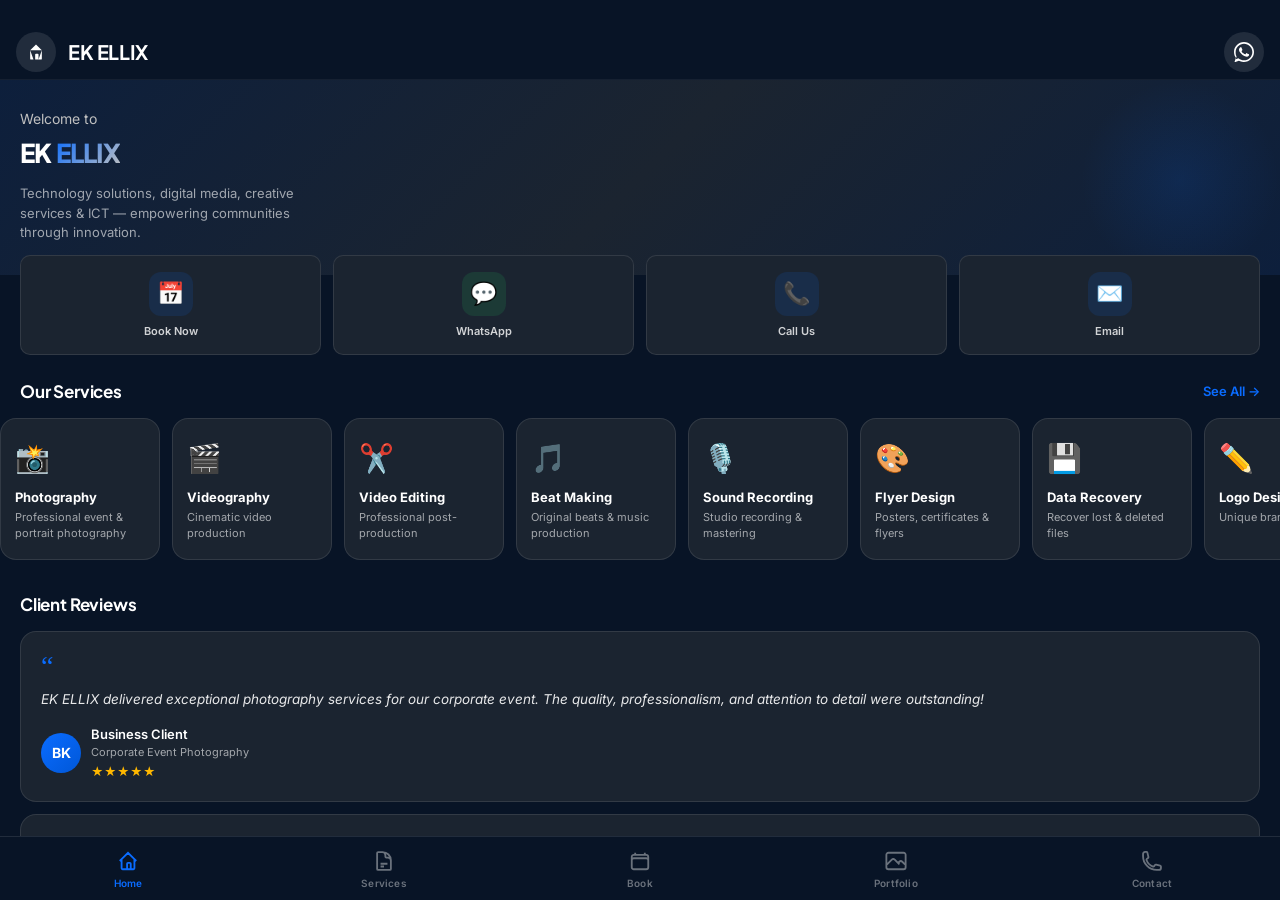
<file: ek-ellix-app/app/index.html>
<!DOCTYPE html>
<html lang="en-ZM">
<head>
<meta charset="UTF-8">
<meta name="viewport" content="width=device-width, initial-scale=1.0, maximum-scale=1.0, user-scalable=no, viewport-fit=cover">
<meta name="mobile-web-app-capable" content="yes">
<meta name="apple-mobile-web-app-capable" content="yes">
<meta name="apple-mobile-web-app-status-bar-style" content="black-translucent">
<meta name="theme-color" content="#081426">
<meta name="color-scheme" content="dark">
<meta name="format-detection" content="telephone=yes">
<title>EK ELLIX</title>
<link rel="manifest" href="manifest.json">
<link rel="preconnect" href="https://fonts.googleapis.com">
<link rel="preconnect" href="https://fonts.gstatic.com" crossorigin>
<link href="https://fonts.googleapis.com/css2?family=Inter:wght@400;500;600;700;800;900&family=Plus+Jakarta+Sans:wght@500;600;700;800&display=swap" rel="stylesheet">
<link rel="stylesheet" href="css/app.css">
<link rel="icon" type="image/svg+xml" href="data:image/svg+xml,%3Csvg xmlns='http://www.w3.org/2000/svg' viewBox='0 0 100 100'%3E%3Crect width='100' height='100' rx='20' fill='%23081426'/%3E%3Ctext x='50' y='68' text-anchor='middle' font-family='sans-serif' font-size='48' font-weight='bold' fill='%230A6CFF'%3EEK%3C/text%3E%3C/svg%3E">
</head>
<body>

<div class="app-shell">

  <!-- Status Bar Space -->
  <div class="statusbar-space"></div>

  <!-- Top Bar -->
  <header class="topbar">
    <button class="topbar-btn" id="topbar-home" aria-label="Home">
      <svg width="20" height="20" viewBox="0 0 24 24" fill="currentColor"><path d="M3 12l2-2m0 0l7-7 7 7M5 10v10a1 1 0 001 1h3m10-11l2 2m-2-2v10a1 1 0 01-1 1h-3m-4 0v-6a1 1 0 011-1h2a1 1 0 011 1v6m-6 0h6"/></svg>
    </button>
    <span class="topbar-title">EK ELLIX</span>
    <a href="https://wa.me/260767165702" target="_blank" rel="noopener" class="topbar-btn" aria-label="WhatsApp" style="text-decoration:none;">
      <svg width="20" height="20" viewBox="0 0 24 24" fill="currentColor"><path d="M17.472 14.382c-.297-.149-1.758-.867-2.03-.967-.273-.099-.471-.148-.67.15-.197.297-.767.966-.94 1.164-.173.199-.347.223-.644.075-.297-.15-1.255-.463-2.39-1.475-.883-.788-1.48-1.761-1.653-2.059-.173-.297-.018-.458.13-.606.134-.133.298-.347.446-.52.149-.174.198-.298.298-.497.099-.198.05-.371-.025-.52-.075-.149-.669-1.612-.916-2.207-.242-.579-.487-.5-.669-.51-.173-.008-.371-.01-.57-.01-.198 0-.52.074-.792.372-.272.297-1.04 1.016-1.04 2.479 0 1.462 1.065 2.875 1.213 3.074.149.198 2.096 3.2 5.077 4.487.709.306 1.262.489 1.694.625.712.227 1.36.195 1.871.118.571-.085 1.758-.719 2.006-1.413.248-.694.248-1.289.173-1.413-.074-.124-.272-.198-.57-.347z"/><path d="M12 0C5.373 0 0 5.373 0 12c0 2.625.846 5.059 2.284 7.034L.789 23.492a.5.5 0 00.611.611l4.458-1.495A11.952 11.952 0 0012 24c6.627 0 12-5.373 12-12S18.627 0 12 0zm0 22c-2.387 0-4.607-.798-6.392-2.143l-.396-.298-3.128 1.048 1.048-3.128-.298-.396A9.953 9.953 0 012 12C2 6.477 6.477 2 12 2s10 4.477 10 10-4.477 10-10 10z"/></svg>
    </a>
  </header>

  <!-- Scrollable Content -->
  <main class="content">

    <!-- ═══ HOME SCREEN ═══ -->
    <div class="screen active" id="screen-home">

      <!-- Hero Banner -->
      <div class="hero-banner">
        <div class="hero-greeting">Welcome to</div>
        <div class="hero-title">EK <span class="gradient">ELLIX</span></div>
        <div class="hero-subtitle">Technology solutions, digital media, creative services & ICT — empowering communities through innovation.</div>
      </div>

      <!-- Quick Actions -->
      <div class="quick-actions">
        <div class="quick-action" onclick="App.switchTab('booking')">
          <div class="qa-icon">📅</div>
          <div class="qa-label">Book Now</div>
        </div>
        <div class="quick-action" onclick="App.submitWhatsApp()">
          <div class="qa-icon" style="background:var(--green-dim);">💬</div>
          <div class="qa-label">WhatsApp</div>
        </div>
        <div class="quick-action" onclick="App.submitCall()">
          <div class="qa-icon">📞</div>
          <div class="qa-label">Call Us</div>
        </div>
        <div class="quick-action" onclick="App.submitEmail()">
          <div class="qa-icon">✉️</div>
          <div class="qa-label">Email</div>
        </div>
      </div>

      <!-- Services -->
      <div class="mt-24">
        <div class="section-header">
          <h3>Our Services</h3>
          <span class="see-all" onclick="App.switchTab('services')">See All →</span>
        </div>
        <div class="hscroll" id="home-services">
          <!-- Rendered by JS -->
        </div>
      </div>

      <!-- Testimonials -->
      <div class="mt-24">
        <div class="section-header">
          <h3>Client Reviews</h3>
        </div>
        <div id="home-testimonials">
          <!-- Rendered by JS -->
        </div>
      </div>

      <!-- CTA -->
      <div class="pad mt-24 mb-24">
        <div style="background:var(--slate);border:1px solid var(--white10);border-radius:var(--radius);padding:24px;text-align:center;">
          <div style="font-size:28px;margin-bottom:8px;">🚀</div>
          <h3 style="font-family:var(--font-head);font-size:18px;font-weight:700;margin-bottom:6px;">Ready to Get Started?</h3>
          <p style="font-size:13px;color:var(--white60);margin-bottom:16px;">Book a service or get a free consultation today.</p>
          <button class="btn-primary" onclick="App.switchTab('booking')">Book a Service</button>
        </div>
      </div>

    </div>

    <!-- ═══ SERVICES SCREEN ═══ -->
    <div class="screen" id="screen-services">
      <div class="pad-lg">
        <p style="font-size:14px;color:var(--white60);margin-bottom:20px;">Browse our comprehensive range of professional services. Tap any service to book it directly.</p>
      </div>
      <div id="services-list" style="padding:0 20px;display:flex;flex-direction:column;gap:10px;">
        <!-- Rendered by JS on init -->
      </div>
    </div>

    <!-- ═══ BOOKING SCREEN ═══ -->
    <div class="screen" id="screen-booking">
      <div class="pad-lg" style="padding-bottom:8px;">
        <div class="info-badge mb-12">📅 Free Consultation</div>
        <h2 style="font-family:var(--font-head);font-size:22px;font-weight:800;margin-bottom:6px;">Book a Service</h2>
        <p style="font-size:13px;color:var(--white60);">Fill in your details and we'll get back to you within 24 hours via WhatsApp.</p>
      </div>

      <form class="booking-form" id="booking-form" onsubmit="event.preventDefault();App.submitBooking();">
        <div class="form-row">
          <div class="form-group">
            <label class="form-label">Full Name *</label>
            <input type="text" name="name" class="form-input" placeholder="Your name" required>
          </div>
          <div class="form-group">
            <label class="form-label">Phone *</label>
            <input type="tel" name="phone" class="form-input" placeholder="097XXXXXXX" required>
          </div>
        </div>

        <div class="form-group">
          <label class="form-label">Service *</label>
          <select name="service" id="booking-service" class="form-select" required>
            <!-- Rendered by JS -->
          </select>
        </div>

        <div class="form-group">
          <label class="form-label">Your Message</label>
          <textarea name="message" class="form-textarea" placeholder="Tell us about your project or what you need..."></textarea>
        </div>

        <button type="submit" class="btn-primary btn-whatsapp">
          <svg width="20" height="20" viewBox="0 0 24 24" fill="currentColor"><path d="M17.472 14.382c-.297-.149-1.758-.867-2.03-.967-.273-.099-.471-.148-.67.15-.197.297-.767.966-.94 1.164-.173.199-.347.223-.644.075-.297-.15-1.255-.463-2.39-1.475-.883-.788-1.48-1.761-1.653-2.059-.173-.297-.018-.458.13-.606.134-.133.298-.347.446-.52.149-.174.198-.298.298-.497.099-.198.05-.371-.025-.52-.075-.149-.669-1.612-.916-2.207-.242-.579-.487-.5-.669-.51-.173-.008-.371-.01-.57-.01-.198 0-.52.074-.792.372-.272.297-1.04 1.016-1.04 2.479 0 1.462 1.065 2.875 1.213 3.074.149.198 2.096 3.2 5.077 4.487.709.306 1.262.489 1.694.625.712.227 1.36.195 1.871.118.571-.085 1.758-.719 2.006-1.413.248-.694.248-1.289.173-1.413-.074-.124-.272-.198-.57-.347z"/></svg>
          Send via WhatsApp
        </button>

        <div style="margin-top:16px;">
          <button type="button" class="btn-primary btn-outline" onclick="App.submitCall()">
            📞 Call Us Instead
          </button>
        </div>
      </form>
    </div>

    <!-- ═══ PORTFOLIO SCREEN ═══ -->
    <div class="screen" id="screen-portfolio">
      <div class="pad-lg" style="padding-bottom:8px;">
        <h2 style="font-family:var(--font-head);font-size:22px;font-weight:800;margin-bottom:6px;">Our Work</h2>
        <p style="font-size:13px;color:var(--white60);">A showcase of our recent projects across photography, videography, and design.</p>
      </div>
      <div class="portfolio-grid" id="portfolio-grid">
        <!-- Rendered by JS -->
      </div>
      <div class="pad mt-24 mb-24" style="text-align:center;">
        <button class="btn-primary" onclick="App.switchTab('booking')">📸 Book a Session</button>
      </div>
    </div>

    <!-- ═══ CONTACT SCREEN ═══ -->
    <div class="screen" id="screen-contact">
      <div class="pad-lg" style="padding-bottom:8px;">
        <h2 style="font-family:var(--font-head);font-size:22px;font-weight:800;margin-bottom:6px;">Get In Touch</h2>
        <p style="font-size:13px;color:var(--white60);">Reach us through any of these channels. We respond within 24 hours.</p>
      </div>

      <!-- Contact Cards -->
      <div style="padding:0 20px;">
        <div class="contact-card" onclick="App.submitCall()">
          <div class="cc-icon blue">📞</div>
          <div class="cc-info">
            <h4>Phone</h4>
            <p>0974206465</p>
          </div>
        </div>

        <div class="contact-card" onclick="App.submitWhatsApp()">
          <div class="cc-icon green">💬</div>
          <div class="cc-info">
            <h4>WhatsApp</h4>
            <p>0767165702</p>
          </div>
        </div>

        <div class="contact-card" onclick="App.submitEmail()">
          <div class="cc-icon blue">✉️</div>
          <div class="cc-info">
            <h4>Email</h4>
            <p>ekellix@gmail.com</p>
          </div>
        </div>

        <div class="contact-card">
          <div class="cc-icon blue">📍</div>
          <div class="cc-info">
            <h4>Locations</h4>
            <p style="color:var(--white60);font-size:12px;">Chinsali & Chisamba, Zambia</p>
          </div>
        </div>
      </div>

      <div class="divider"></div>

      <!-- Working Hours -->
      <div class="section-header" style="margin-bottom:8px;">
        <h3>Working Hours</h3>
      </div>
      <div class="hours-list">
        <div class="hours-item"><span class="day">Monday</span><span class="time">8:00 AM – 6:00 PM</span></div>
        <div class="hours-item"><span class="day">Tuesday</span><span class="time">8:00 AM – 6:00 PM</span></div>
        <div class="hours-item"><span class="day">Wednesday</span><span class="time">8:00 AM – 6:00 PM</span></div>
        <div class="hours-item"><span class="day">Thursday</span><span class="time">8:00 AM – 6:00 PM</span></div>
        <div class="hours-item"><span class="day">Friday</span><span class="time">8:00 AM – 6:00 PM</span></div>
        <div class="hours-item"><span class="day">Saturday</span><span class="closed">Closed</span></div>
        <div class="hours-item"><span class="day">Sunday</span><span class="closed">Closed</span></div>
      </div>

      <div class="divider"></div>

      <!-- Map -->
      <div class="section-header" style="margin-bottom:8px;">
        <h3>Our Locations</h3>
      </div>
      <div class="map-box">
        <div class="map-icon">📍</div>
        <div style="font-weight:600;font-size:14px;">Chinsali & Chisamba</div>
        <div style="font-size:12px;color:var(--white60);">Zambia</div>
        <div style="font-size:11px;color:var(--blue);">Serving clients across Zambia</div>
      </div>

      <!-- Quick Book -->
      <div class="pad mb-24" style="text-align:center;">
        <button class="btn-primary" onclick="App.switchTab('booking')">📅 Book a Service</button>
      </div>
    </div>

  </main>

  <!-- Tab Bar -->
  <nav class="tabbar" role="navigation" aria-label="Main navigation">
    <button class="tab-item active" data-screen="home">
      <span class="tab-icon">
        <svg width="22" height="22" viewBox="0 0 24 24" fill="none" stroke="currentColor" stroke-width="2"><path d="M3 12l2-2m0 0l7-7 7 7M5 10v10a1 1 0 001 1h3m10-11l2 2m-2-2v10a1 1 0 01-1 1h-3m-4 0v-6a1 1 0 011-1h2a1 1 0 011 1v6m-6 0h6"/></svg>
      </span>
      <span>Home</span>
    </button>
    <button class="tab-item" data-screen="services">
      <span class="tab-icon">
        <svg width="22" height="22" viewBox="0 0 24 24" fill="none" stroke="currentColor" stroke-width="2"><path d="M19.5 14.25v-2.625a3.375 3.375 0 00-3.375-3.375h-1.5A1.125 1.125 0 0113.5 7.125v-1.5a3.375 3.375 0 00-3.375-3.375H8.25m0 12.75h7.5m-7.5 3H12M10.5 2.25H5.625c-.621 0-1.125.504-1.125 1.125v17.25c0 .621.504 1.125 1.125 1.125h12.75c.621 0 1.125-.504 1.125-1.125V11.25a9 9 0 00-9-9z"/></svg>
      </span>
      <span>Services</span>
    </button>
    <button class="tab-item" data-screen="booking">
      <span class="tab-icon">
        <svg width="22" height="22" viewBox="0 0 24 24" fill="none" stroke="currentColor" stroke-width="2"><path d="M6.75 3v2.25M17.25 3v2.25M3 18.75V7.5a2.25 2.25 0 012.25-2.25h13.5A2.25 2.25 0 0121 7.5v11.25m-18 0A2.25 2.25 0 005.25 21h13.5A2.25 2.25 0 0021 18.75m-18 0v-7.5A2.25 2.25 0 015.25 9h13.5A2.25 2.25 0 0121 11.25v7.5"/></svg>
      </span>
      <span>Book</span>
    </button>
    <button class="tab-item" data-screen="portfolio">
      <span class="tab-icon">
        <svg width="22" height="22" viewBox="0 0 24 24" fill="none" stroke="currentColor" stroke-width="2"><path d="M2.25 15.75l5.159-5.159a2.25 2.25 0 013.181 0l5.159 5.159m-1.5-1.5l1.409-1.409a2.25 2.25 0 013.181 0l2.909 2.909M3.75 21h16.5A2.25 2.25 0 0022.5 18.75V5.25A2.25 2.25 0 0020.25 3H3.75A2.25 2.25 0 001.5 5.25v13.5A2.25 2.25 0 003.75 21z"/></svg>
      </span>
      <span>Portfolio</span>
    </button>
    <button class="tab-item" data-screen="contact">
      <span class="tab-icon">
        <svg width="22" height="22" viewBox="0 0 24 24" fill="none" stroke="currentColor" stroke-width="2"><path d="M2.25 6.75c0 8.284 6.716 15 15 15h2.25a2.25 2.25 0 002.25-2.25v-1.372c0-.516-.351-.966-.852-1.091l-4.423-1.106c-.44-.11-.902.055-1.173.417l-.97 1.293c-.282.376-.769.542-1.21.38a12.035 12.035 0 01-7.143-7.143c-.162-.441.004-.928.38-1.21l1.293-.97c.363-.271.527-.734.417-1.173L6.963 2.852c-.125-.501-.575-.852-1.091-.852H4.5A2.25 2.25 0 002.25 4.5v2.25z"/></svg>
      </span>
      <span>Contact</span>
    </button>
  </nav>

  <!-- Toast -->
  <div class="toast" id="toast"></div>

</div>

<script src="js/app.js"></script>
<script>
  /* Also render the services full list */
  document.addEventListener('DOMContentLoaded', () => {
    const list = document.getElementById('services-list');
    if (list) {
      list.innerHTML = App.services.map(s =>
        `<div class="contact-card" onclick="App.switchTab('booking');App.preselectService('${s.id}')">
          <div class="cc-icon blue" style="font-size:28px;">${s.icon}</div>
          <div class="cc-info">
            <h4>${s.name}</h4>
            <p style="color:var(--white60);font-size:12px;">${s.desc}</p>
          </div>
        </div>`
      ).join('');
    }
  });
</script>
</body>
</html>
</file>
<file: ek-ellix-app/app/css/app.css>
/* ============================================
   EK ELLIX — Android App Stylesheet
   Native mobile app feel
   ============================================ */

:root {
  --navy: #081426;
  --navy-light: #0d1f3c;
  --slate: #1B2430;
  --slate-light: #243348;
  --blue: #0A6CFF;
  --blue-hover: #3d8aff;
  --blue-glow: rgba(10,108,255,0.4);
  --blue-dim: rgba(10,108,255,0.12);
  --blue-dim2: rgba(10,108,255,0.06);
  --green: #25D366;
  --green-dim: rgba(37,211,102,0.12);
  --red: #ef4444;
  --orange: #f59e0b;
  --white: #FFFFFF;
  --white90: rgba(255,255,255,0.9);
  --white80: rgba(255,255,255,0.8);
  --white60: rgba(255,255,255,0.6);
  --white40: rgba(255,255,255,0.4);
  --white20: rgba(255,255,255,0.2);
  --white10: rgba(255,255,255,0.1);
  --white05: rgba(255,255,255,0.05);
  --silver: #C0C0C0;
  --radius: 16px;
  --radius-sm: 10px;
  --radius-xs: 6px;
  --radius-full: 9999px;
  --shadow: 0 4px 24px rgba(0,0,0,0.3);
  --shadow-sm: 0 2px 8px rgba(0,0,0,0.2);
  --font: 'Inter', -apple-system, BlinkMacSystemFont, 'Segoe UI', sans-serif;
  --font-head: 'Plus Jakarta Sans', 'Inter', sans-serif;
  --safe-top: env(safe-area-inset-top, 0px);
  --safe-bottom: env(safe-area-inset-bottom, 0px);
  --statusbar: 24px;
  --navbar: 56px;
  --tabbar: 64px;
  --total-top: calc(var(--statusbar) + var(--navbar));
  --total-bottom: calc(var(--tabbar) + var(--safe-bottom));
}

*, *::before, *::after { margin:0; padding:0; box-sizing:border-box; }

html {
  font-size: 16px;
  -webkit-text-size-adjust: 100%;
  -webkit-tap-highlight-color: transparent;
  -webkit-font-smoothing: antialiased;
  overscroll-behavior: none;
}

body {
  font-family: var(--font);
  background: var(--navy);
  color: var(--white);
  line-height: 1.5;
  overflow: hidden;
  height: 100vh;
  height: 100dvh;
  position: fixed;
  width: 100%;
  touch-action: manipulation;
  user-select: none;
  -webkit-user-select: none;
}

input, textarea, select { user-select: text; -webkit-user-select: text; }

img { max-width: 100%; height: auto; display: block; }
a { text-decoration: none; color: inherit; }
ul { list-style: none; }

/* ─── App Shell ─── */
.app-shell {
  display: flex;
  flex-direction: column;
  height: 100vh;
  height: 100dvh;
  width: 100%;
  position: relative;
  overflow: hidden;
}

/* ─── Status Bar Space ─── */
.statusbar-space {
  height: var(--statusbar);
  background: var(--navy);
  flex-shrink: 0;
}

/* ─── Top Navigation Bar ─── */
.topbar {
  height: var(--navbar);
  background: var(--navy);
  display: flex;
  align-items: center;
  padding: 0 16px;
  gap: 12px;
  flex-shrink: 0;
  border-bottom: 1px solid var(--white05);
  position: relative;
  z-index: 50;
}

.topbar-title {
  font-family: var(--font-head);
  font-size: 20px;
  font-weight: 700;
  letter-spacing: -0.02em;
  flex: 1;
}

.topbar-logo {
  height: 32px;
  width: auto;
  margin-right: 8px;
}

.topbar-btn {
  width: 40px; height: 40px;
  border-radius: 50%;
  border: none;
  background: var(--white10);
  color: var(--white);
  display: flex; align-items: center; justify-content: center;
  font-size: 18px;
  cursor: pointer;
  transition: background 0.15s;
  flex-shrink: 0;
}
.topbar-btn:hover { background: var(--white20); }

/* ─── Content Area ─── */
.content {
  flex: 1;
  overflow-y: auto;
  overflow-x: hidden;
  -webkit-overflow-scrolling: touch;
  overscroll-behavior-y: contain;
  scroll-behavior: smooth;
}

/* ─── Tab Bar ─── */
.tabbar {
  height: var(--tabbar);
  background: var(--navy);
  border-top: 1px solid var(--white10);
  display: flex;
  align-items: center;
  justify-content: space-around;
  padding-bottom: var(--safe-bottom);
  flex-shrink: 0;
  position: relative;
  z-index: 50;
}

.tab-item {
  display: flex;
  flex-direction: column;
  align-items: center;
  gap: 3px;
  padding: 6px 0;
  min-width: 60px;
  border: none;
  background: none;
  color: var(--white40);
  font-family: var(--font);
  font-size: 10px;
  font-weight: 600;
  cursor: pointer;
  transition: color 0.15s;
  letter-spacing: 0.02em;
}

.tab-item .tab-icon {
  font-size: 22px;
  height: 26px;
  display: flex;
  align-items: center;
}

.tab-item.active {
  color: var(--blue);
}

/* ─── Screens ─── */
.screen {
  display: none;
  min-height: 100%;
  padding: 0 0 24px;
}

.screen.active {
  display: block;
  animation: screenIn 0.25s ease;
}

@keyframes screenIn {
  from { opacity: 0; transform: translateY(8px); }
  to { opacity: 1; transform: translateY(0); }
}

/* ─── Section Padding ─── */
.pad { padding: 0 20px; }
.pad-lg { padding: 24px 20px; }

/* ─── Hero Banner ─── */
.hero-banner {
  position: relative;
  padding: 28px 20px 32px;
  background: linear-gradient(135deg, var(--navy-light) 0%, var(--slate) 50%, var(--navy-light) 100%);
  overflow: hidden;
}

.hero-banner::after {
  content: '';
  position: absolute;
  top: 0; right: 0;
  width: 200px; height: 200px;
  background: radial-gradient(circle, var(--blue-dim) 0%, transparent 70%);
  pointer-events: none;
}

.hero-greeting {
  font-size: 14px;
  color: var(--silver);
  margin-bottom: 4px;
}

.hero-title {
  font-family: var(--font-head);
  font-size: 26px;
  font-weight: 800;
  letter-spacing: -0.03em;
  margin-bottom: 12px;
}

.hero-title .gradient {
  background: linear-gradient(135deg, var(--blue), var(--silver));
  -webkit-background-clip: text;
  -webkit-text-fill-color: transparent;
  background-clip: text;
}

.hero-subtitle {
  font-size: 13px;
  color: var(--white60);
  line-height: 1.5;
  max-width: 300px;
}

/* ─── Quick Actions ─── */
.quick-actions {
  display: grid;
  grid-template-columns: repeat(4, 1fr);
  gap: 12px;
  margin: -20px 20px 20px;
  position: relative;
  z-index: 5;
}

.quick-action {
  display: flex;
  flex-direction: column;
  align-items: center;
  gap: 8px;
  padding: 16px 8px;
  background: var(--slate);
  border: 1px solid var(--white10);
  border-radius: var(--radius-sm);
  cursor: pointer;
  transition: all 0.15s;
}

.quick-action:active {
  transform: scale(0.96);
  background: var(--slate-light);
}

.quick-action .qa-icon {
  width: 44px; height: 44px;
  border-radius: 12px;
  background: var(--blue-dim);
  display: flex; align-items: center; justify-content: center;
  font-size: 22px;
}

.quick-action .qa-label {
  font-size: 11px;
  font-weight: 600;
  color: var(--white80);
  text-align: center;
  line-height: 1.3;
}

/* ─── Section Headers ─── */
.section-header {
  display: flex;
  align-items: center;
  justify-content: space-between;
  margin-bottom: 14px;
  padding: 0 20px;
}

.section-header h3 {
  font-family: var(--font-head);
  font-size: 17px;
  font-weight: 700;
  letter-spacing: -0.01em;
}

.section-header .see-all {
  font-size: 13px;
  font-weight: 600;
  color: var(--blue);
  cursor: pointer;
}

/* ─── Service Cards (Horizontal Scroll) ─── */
.hscroll {
  display: flex;
  gap: 12px;
  overflow-x: auto;
  scroll-snap-type: x mandatory;
  -webkit-overflow-scrolling: touch;
  padding: 0 20px 8px;
  scrollbar-width: none;
}
.hscroll::-webkit-scrollbar { display: none; }

.service-card {
  min-width: 160px;
  max-width: 160px;
  scroll-snap-align: start;
  background: var(--slate);
  border: 1px solid var(--white10);
  border-radius: var(--radius);
  padding: 18px 14px;
  cursor: pointer;
  transition: all 0.15s;
  flex-shrink: 0;
}

.service-card:active {
  transform: scale(0.97);
  border-color: var(--blue);
}

.service-card .sc-icon {
  font-size: 28px;
  margin-bottom: 10px;
}

.service-card h4 {
  font-size: 13px;
  font-weight: 700;
  margin-bottom: 4px;
  line-height: 1.3;
}

.service-card p {
  font-size: 11px;
  color: var(--white60);
  line-height: 1.4;
}

/* ─── Booking Form ─── */
.booking-form {
  padding: 20px;
}

.form-group {
  margin-bottom: 16px;
}

.form-label {
  display: block;
  font-size: 13px;
  font-weight: 600;
  color: var(--white80);
  margin-bottom: 6px;
}

.form-input, .form-textarea, .form-select {
  width: 100%;
  padding: 14px 16px;
  background: var(--slate);
  border: 1.5px solid var(--white10);
  border-radius: var(--radius-sm);
  color: var(--white);
  font-family: var(--font);
  font-size: 15px;
  outline: none;
  transition: border-color 0.15s;
  -webkit-appearance: none;
  min-height: 48px;
}

.form-input:focus, .form-textarea:focus, .form-select:focus {
  border-color: var(--blue);
  box-shadow: 0 0 0 3px var(--blue-dim);
}

.form-textarea {
  resize: vertical;
  min-height: 100px;
  padding-top: 14px;
}

.form-select {
  appearance: none;
  background-image: url("data:image/svg+xml,%3Csvg xmlns='http://www.w3.org/2000/svg' width='12' height='12' viewBox='0 0 24 24' fill='none' stroke='%23C0C0C0' stroke-width='2'%3E%3Cpath d='M6 9l6 6 6-6'/%3E%3C/svg%3E");
  background-repeat: no-repeat;
  background-position: right 16px center;
  padding-right: 40px;
}

.form-select option {
  background: var(--slate);
  color: var(--white);
}

.form-row {
  display: grid;
  grid-template-columns: 1fr 1fr;
  gap: 12px;
}

/* ─── Primary Button ─── */
.btn-primary {
  display: flex;
  align-items: center;
  justify-content: center;
  gap: 8px;
  width: 100%;
  padding: 15px 24px;
  background: linear-gradient(135deg, var(--blue) 0%, #0057D8 100%);
  border: none;
  border-radius: var(--radius-sm);
  color: var(--white);
  font-family: var(--font);
  font-size: 15px;
  font-weight: 700;
  cursor: pointer;
  transition: all 0.15s;
  box-shadow: 0 4px 16px var(--blue-glow);
  min-height: 50px;
}

.btn-primary:active {
  transform: scale(0.98);
  box-shadow: 0 2px 8px var(--blue-glow);
}

.btn-whatsapp {
  background: var(--green);
  box-shadow: 0 4px 16px rgba(37,211,102,0.3);
}

.btn-whatsapp:active {
  box-shadow: 0 2px 8px rgba(37,211,102,0.3);
}

.btn-outline {
  background: transparent;
  border: 1.5px solid var(--white20);
  box-shadow: none;
  color: var(--white);
}

.btn-outline:active {
  background: var(--white10);
}

/* ─── Contact Cards ─── */
.contact-card {
  display: flex;
  align-items: center;
  gap: 14px;
  padding: 16px;
  background: var(--slate);
  border: 1px solid var(--white10);
  border-radius: var(--radius);
  margin-bottom: 10px;
  cursor: pointer;
  transition: all 0.15s;
}

.contact-card:active {
  background: var(--slate-light);
  border-color: var(--blue);
}

.contact-card .cc-icon {
  width: 48px; height: 48px;
  border-radius: 12px;
  display: flex; align-items: center; justify-content: center;
  font-size: 22px;
  flex-shrink: 0;
}

.contact-card .cc-icon.blue { background: var(--blue-dim); }
.contact-card .cc-icon.green { background: var(--green-dim); }

.contact-card .cc-info h4 {
  font-size: 14px;
  font-weight: 600;
  margin-bottom: 2px;
}

.contact-card .cc-info p {
  font-size: 13px;
  color: var(--blue);
  font-weight: 500;
}

/* ─── Portfolio Grid ─── */
.portfolio-grid {
  display: grid;
  grid-template-columns: repeat(2, 1fr);
  gap: 10px;
  padding: 0 20px;
}

.portfolio-item {
  position: relative;
  aspect-ratio: 1;
  border-radius: var(--radius-sm);
  overflow: hidden;
  cursor: pointer;
  background: var(--slate);
}

.portfolio-item img {
  width: 100%; height: 100%;
  object-fit: cover;
  transition: transform 0.3s;
}

.portfolio-item:active img {
  transform: scale(1.05);
}

.portfolio-item .pi-label {
  position: absolute;
  bottom: 0; left: 0; right: 0;
  padding: 24px 10px 8px;
  background: linear-gradient(transparent, rgba(8,20,38,0.9));
  font-size: 12px;
  font-weight: 600;
}

/* ─── Testimonial Card ─── */
.testimonial-card {
  background: var(--slate);
  border: 1px solid var(--white10);
  border-radius: var(--radius);
  padding: 20px;
  margin: 0 20px 12px;
}

.testimonial-card .tc-quote {
  font-size: 28px;
  color: var(--blue);
  font-family: serif;
  line-height: 1;
  margin-bottom: 8px;
}

.testimonial-card .tc-text {
  font-size: 13.5px;
  color: var(--white90);
  font-style: italic;
  line-height: 1.65;
  margin-bottom: 14px;
}

.testimonial-card .tc-author {
  display: flex;
  align-items: center;
  gap: 10px;
}

.testimonial-card .tc-avatar {
  width: 40px; height: 40px;
  border-radius: 50%;
  background: linear-gradient(135deg, var(--blue), #0057D8);
  display: flex; align-items: center; justify-content: center;
  font-weight: 700; font-size: 14px; color: var(--white);
  flex-shrink: 0;
}

.testimonial-card .tc-name {
  font-size: 13px;
  font-weight: 600;
}

.testimonial-card .tc-service {
  font-size: 11px;
  color: var(--white60);
}

.testimonial-card .tc-stars {
  color: #FFB800;
  font-size: 12px;
  margin-top: 2px;
}

/* ─── Success Toast ─── */
.toast {
  position: fixed;
  bottom: calc(var(--tabbar) + 16px);
  left: 50%; transform: translateX(-50%);
  padding: 12px 24px;
  background: rgba(34,197,94,0.2);
  border: 1px solid rgba(34,197,94,0.3);
  border-radius: var(--radius-full);
  color: #22c55e;
  font-size: 14px;
  font-weight: 600;
  z-index: 999;
  opacity: 0;
  transition: opacity 0.3s;
  pointer-events: none;
  white-space: nowrap;
}

.toast.show { opacity: 1; }

/* ─── Empty State ─── */
.empty-state {
  text-align: center;
  padding: 48px 24px;
  color: var(--white40);
}

.empty-state .es-icon {
  font-size: 40px;
  margin-bottom: 12px;
}

.empty-state p {
  font-size: 14px;
}

/* ─── Divider ─── */
.divider {
  height: 1px;
  background: var(--white10);
  margin: 24px 20px;
}

/* ─── Info Badge ─── */
.info-badge {
  display: inline-flex;
  align-items: center;
  gap: 6px;
  padding: 6px 12px;
  background: var(--blue-dim);
  border: 1px solid rgba(10,108,255,0.2);
  border-radius: var(--radius-full);
  font-size: 12px;
  font-weight: 600;
  color: var(--blue);
}

/* ─── Map Placeholder ─── */
.map-box {
  margin: 0 20px 20px;
  border-radius: var(--radius);
  overflow: hidden;
  border: 1px solid var(--white10);
  height: 180px;
  background: var(--slate);
  display: flex;
  flex-direction: column;
  align-items: center;
  justify-content: center;
  gap: 8px;
  color: var(--silver);
}

.map-box .map-icon { font-size: 32px; }

/* ─── Working Hours ─── */
.hours-list {
  padding: 0 20px;
}

.hours-item {
  display: flex;
  justify-content: space-between;
  padding: 10px 0;
  border-bottom: 1px solid var(--white05);
  font-size: 13px;
}

.hours-item .day {
  color: var(--white80);
  font-weight: 500;
}

.hours-item .time {
  color: var(--blue);
  font-weight: 600;
}

.hours-item .closed {
  color: var(--red);
  font-weight: 600;
}

/* ─── Spacing Utilities ─── */
.mt-8 { margin-top: 8px; }
.mt-12 { margin-top: 12px; }
.mt-16 { margin-top: 16px; }
.mt-20 { margin-top: 20px; }
.mt-24 { margin-top: 24px; }
.mb-8 { margin-bottom: 8px; }
.mb-12 { margin-bottom: 12px; }
.mb-16 { margin-bottom: 16px; }
.mb-20 { margin-bottom: 20px; }
.mb-24 { margin-bottom: 24px; }
.text-center { text-align: center; }
</file>
